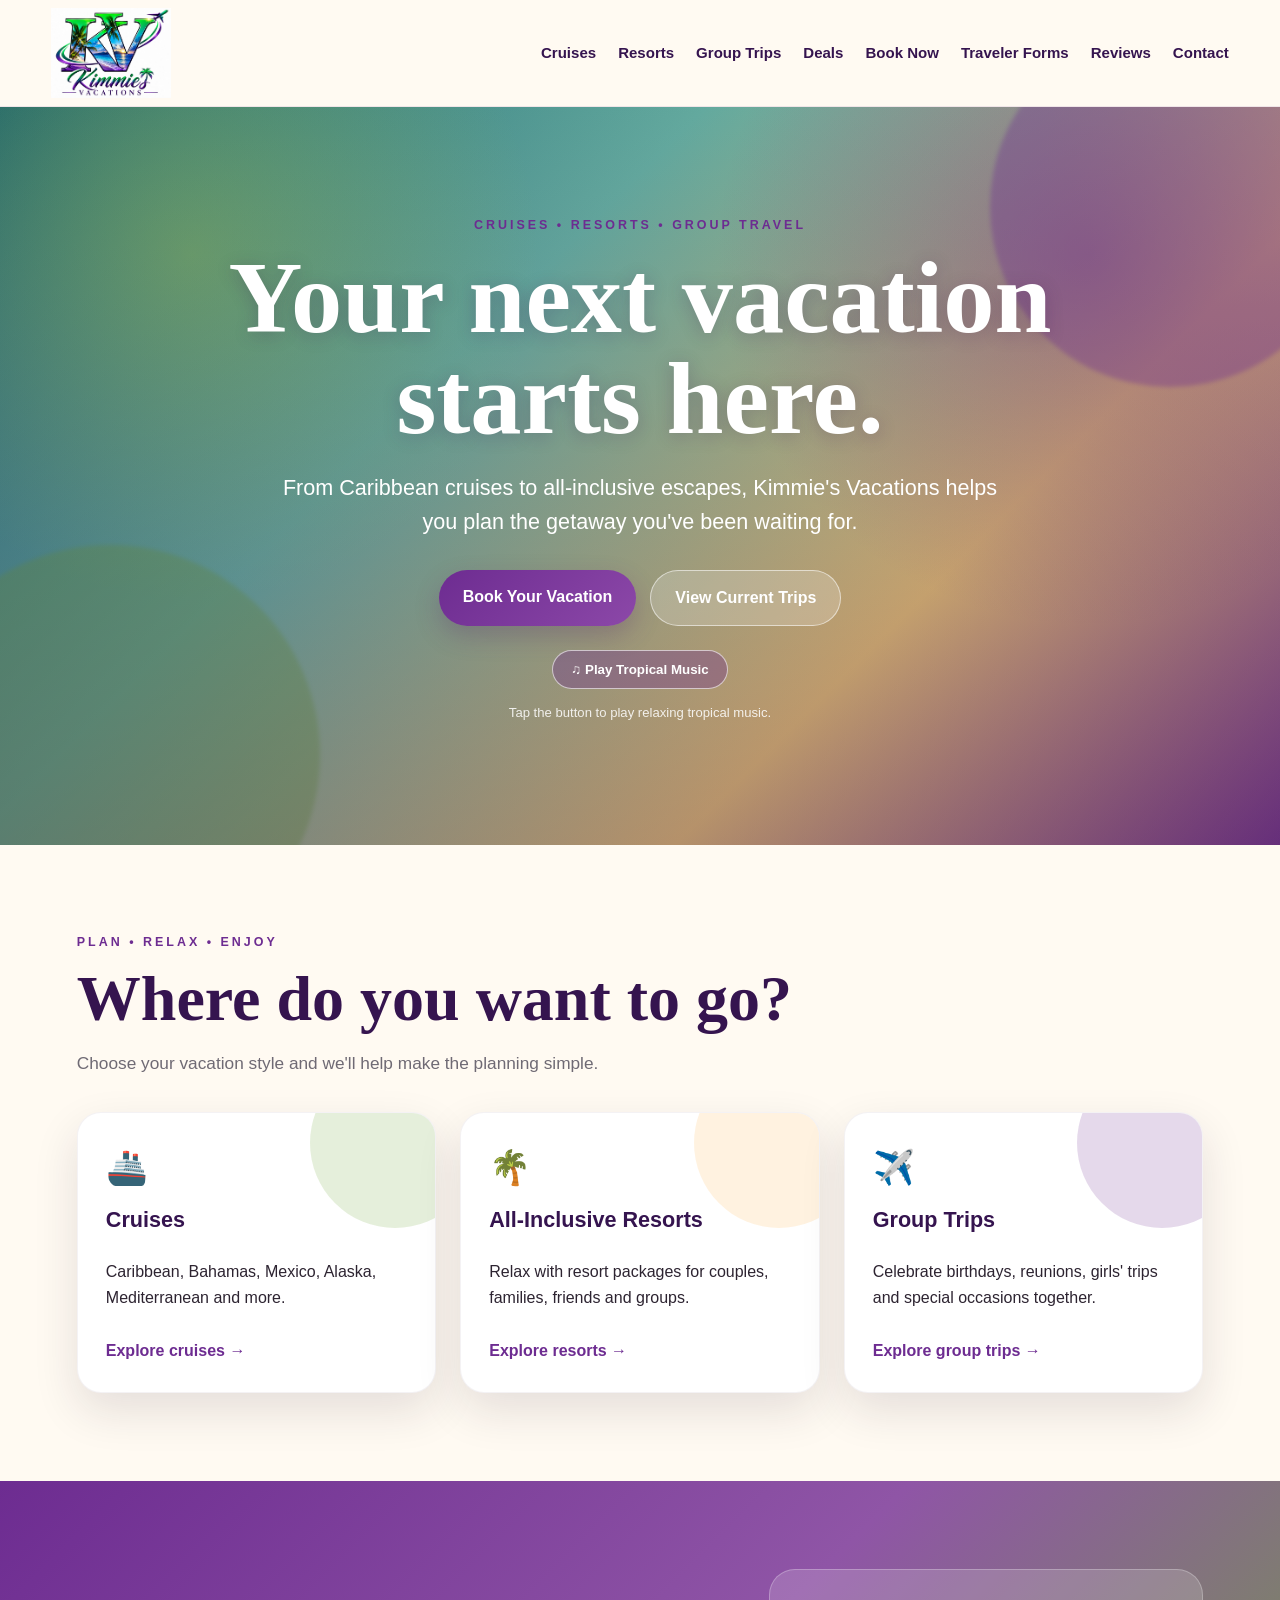
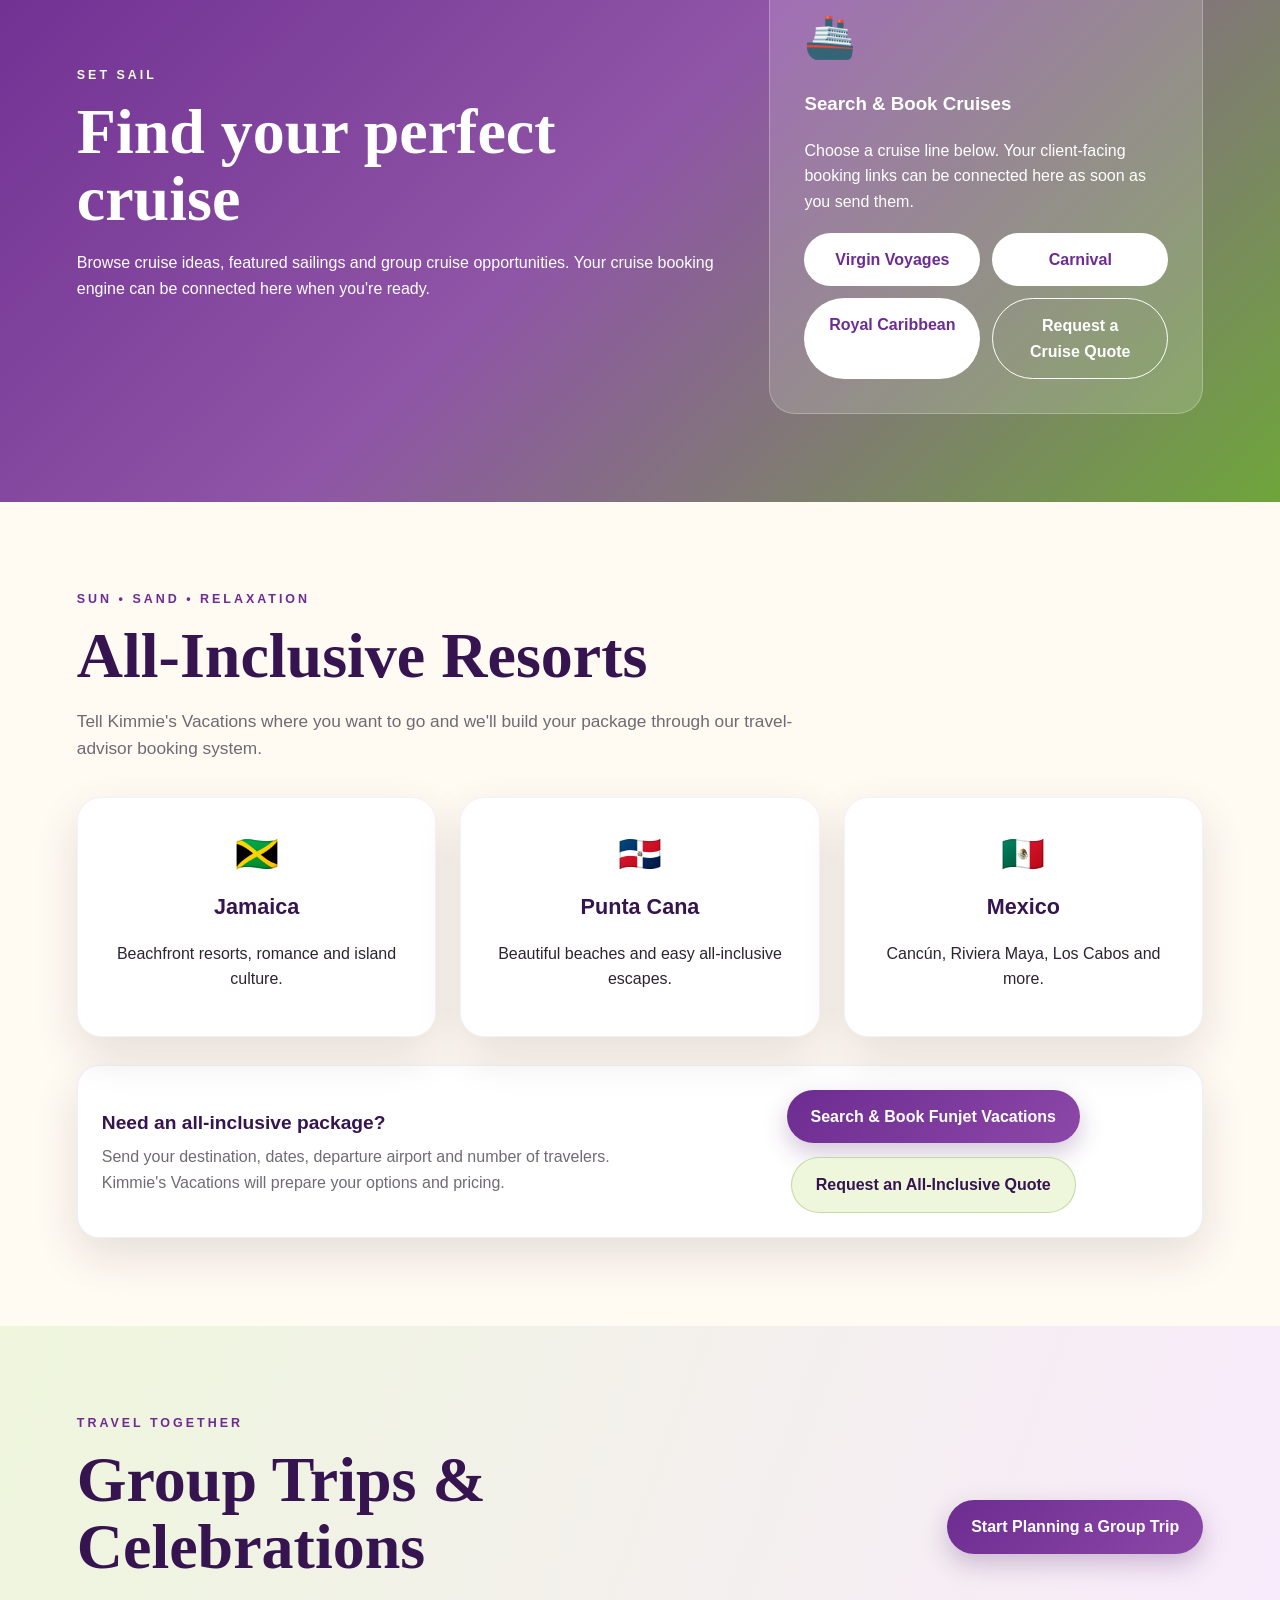
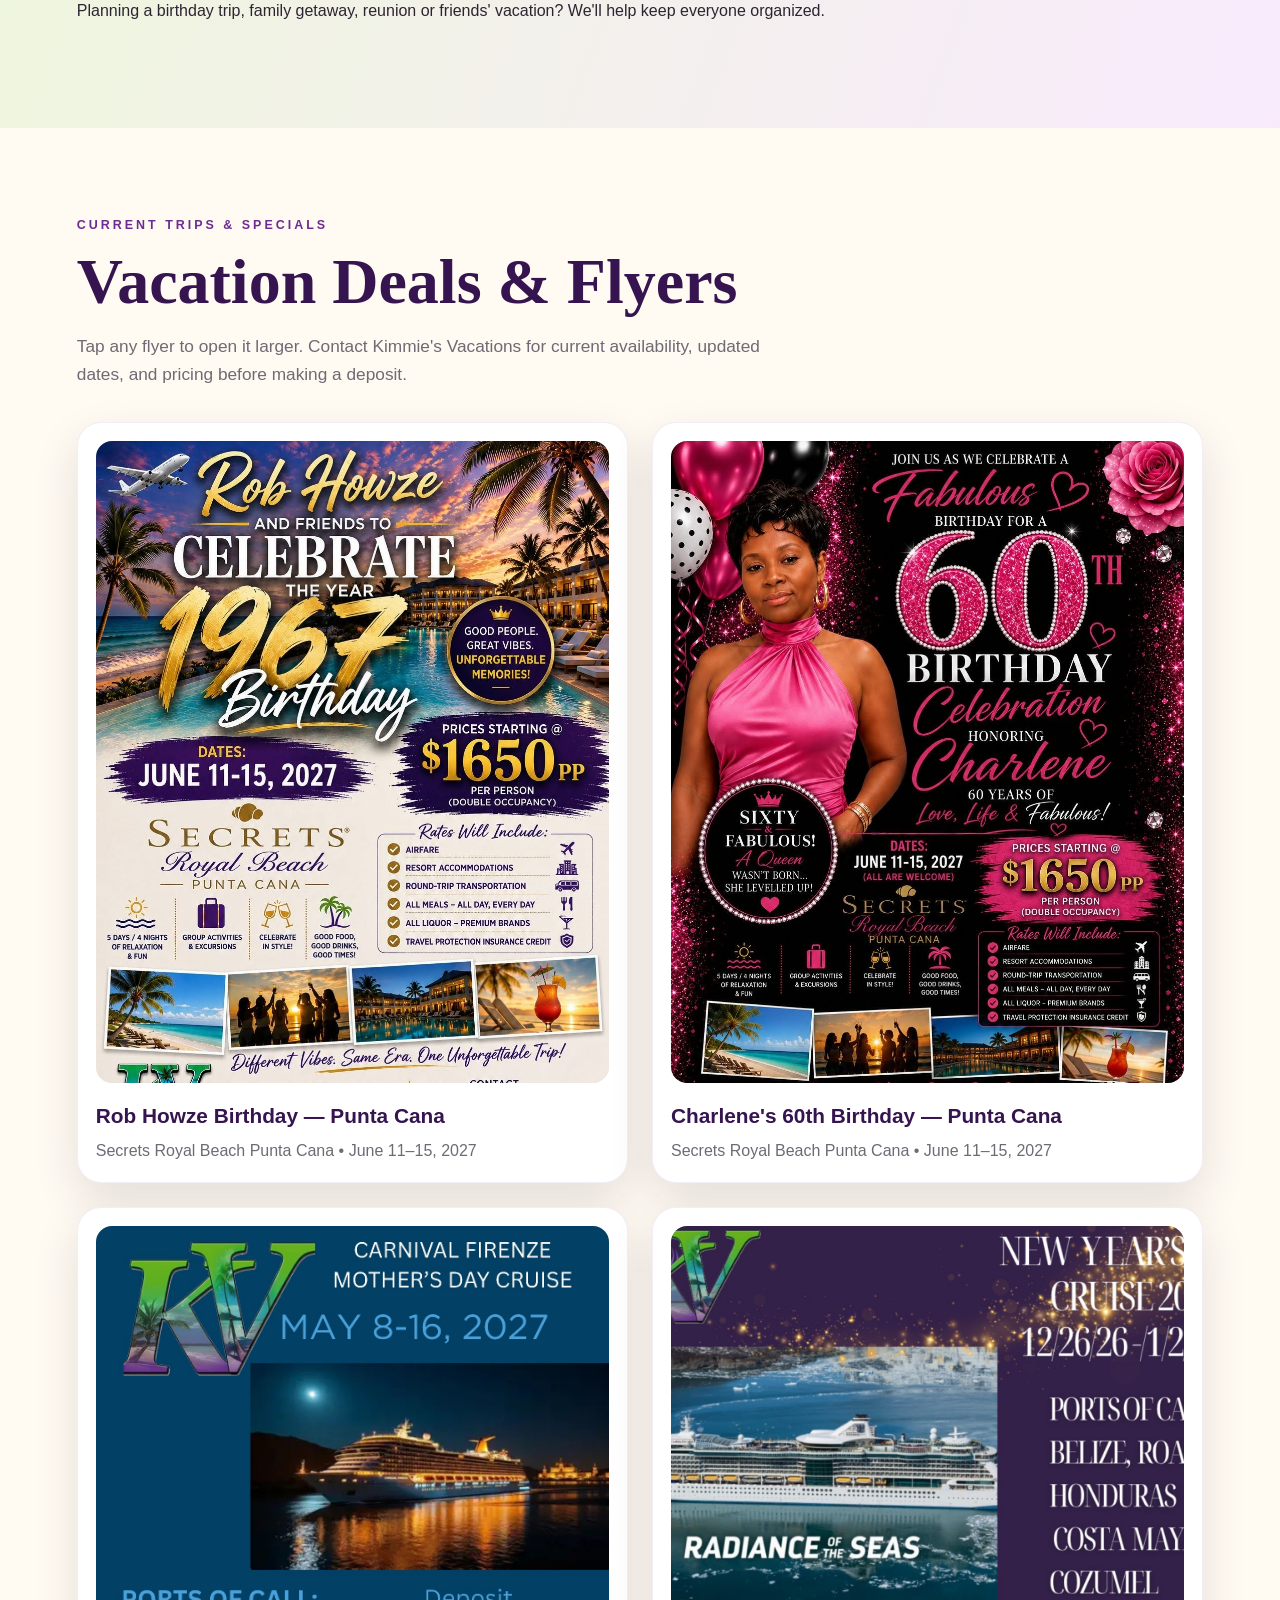
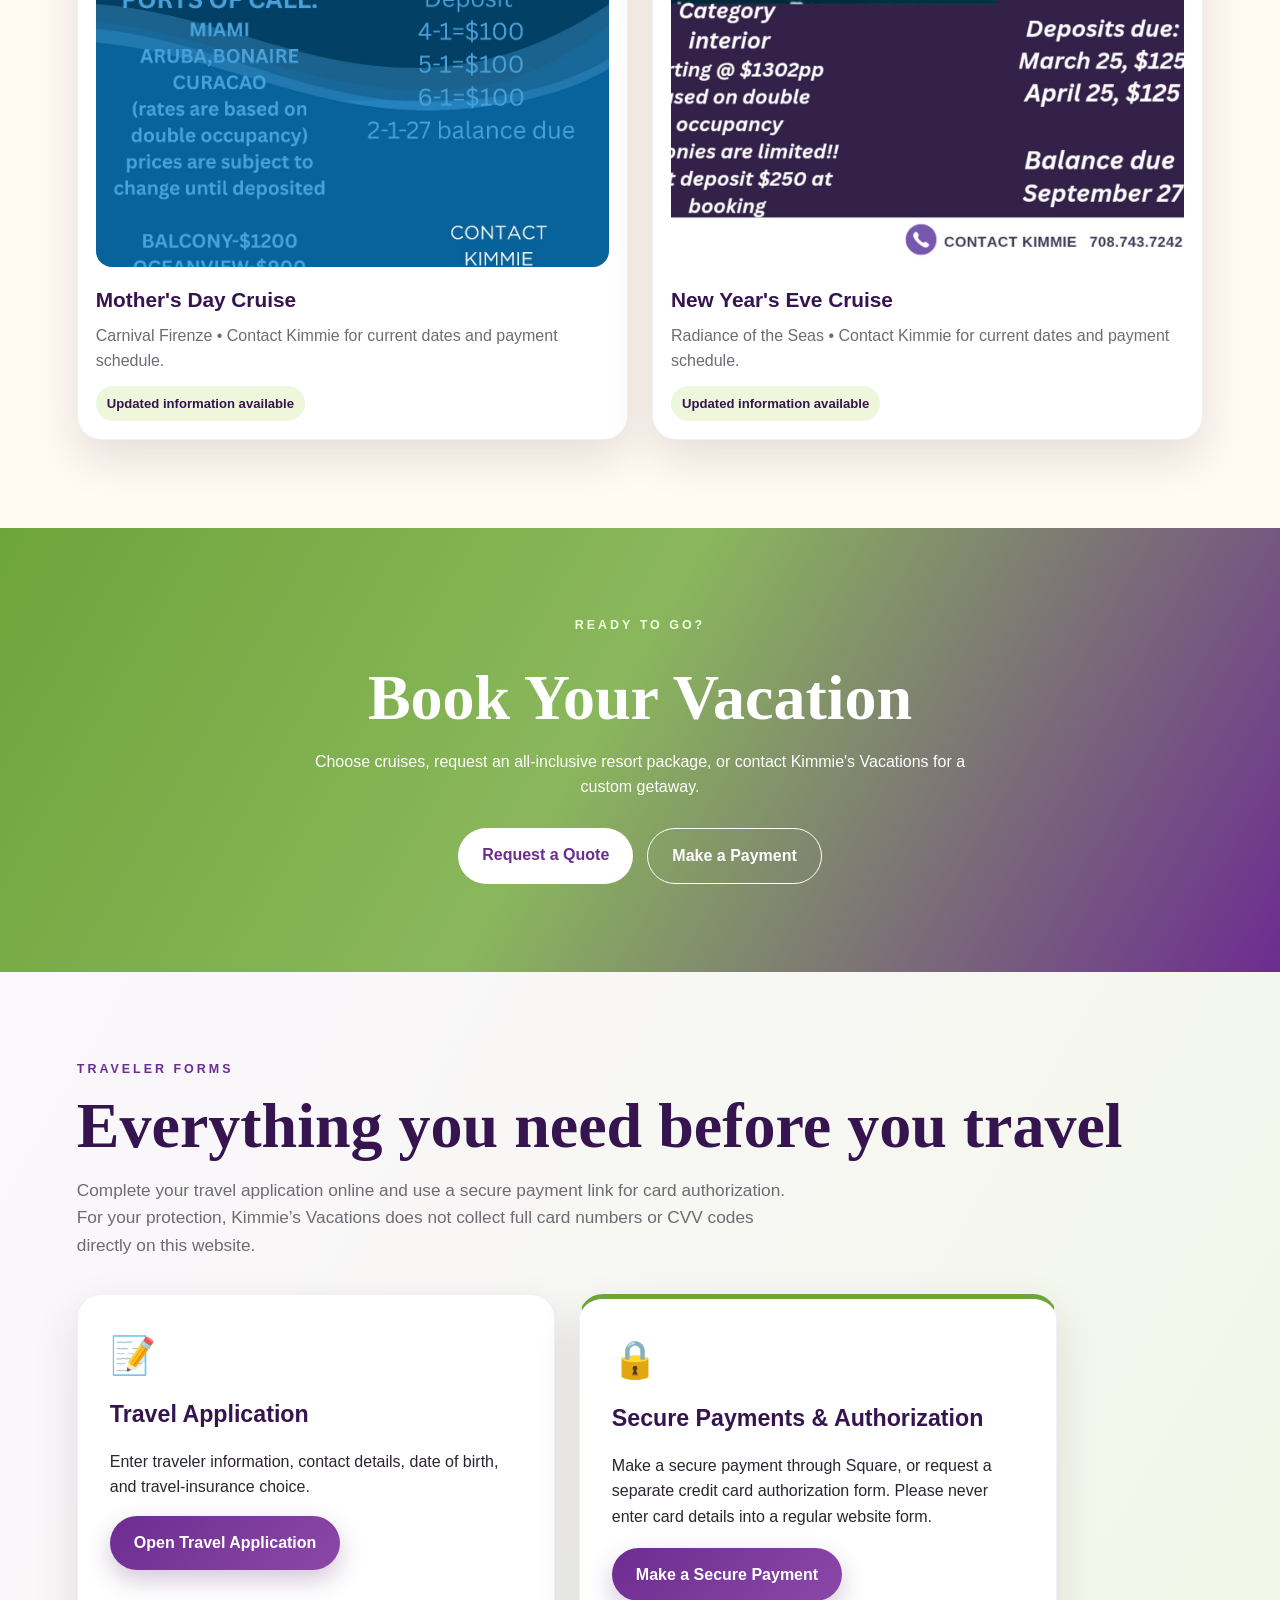
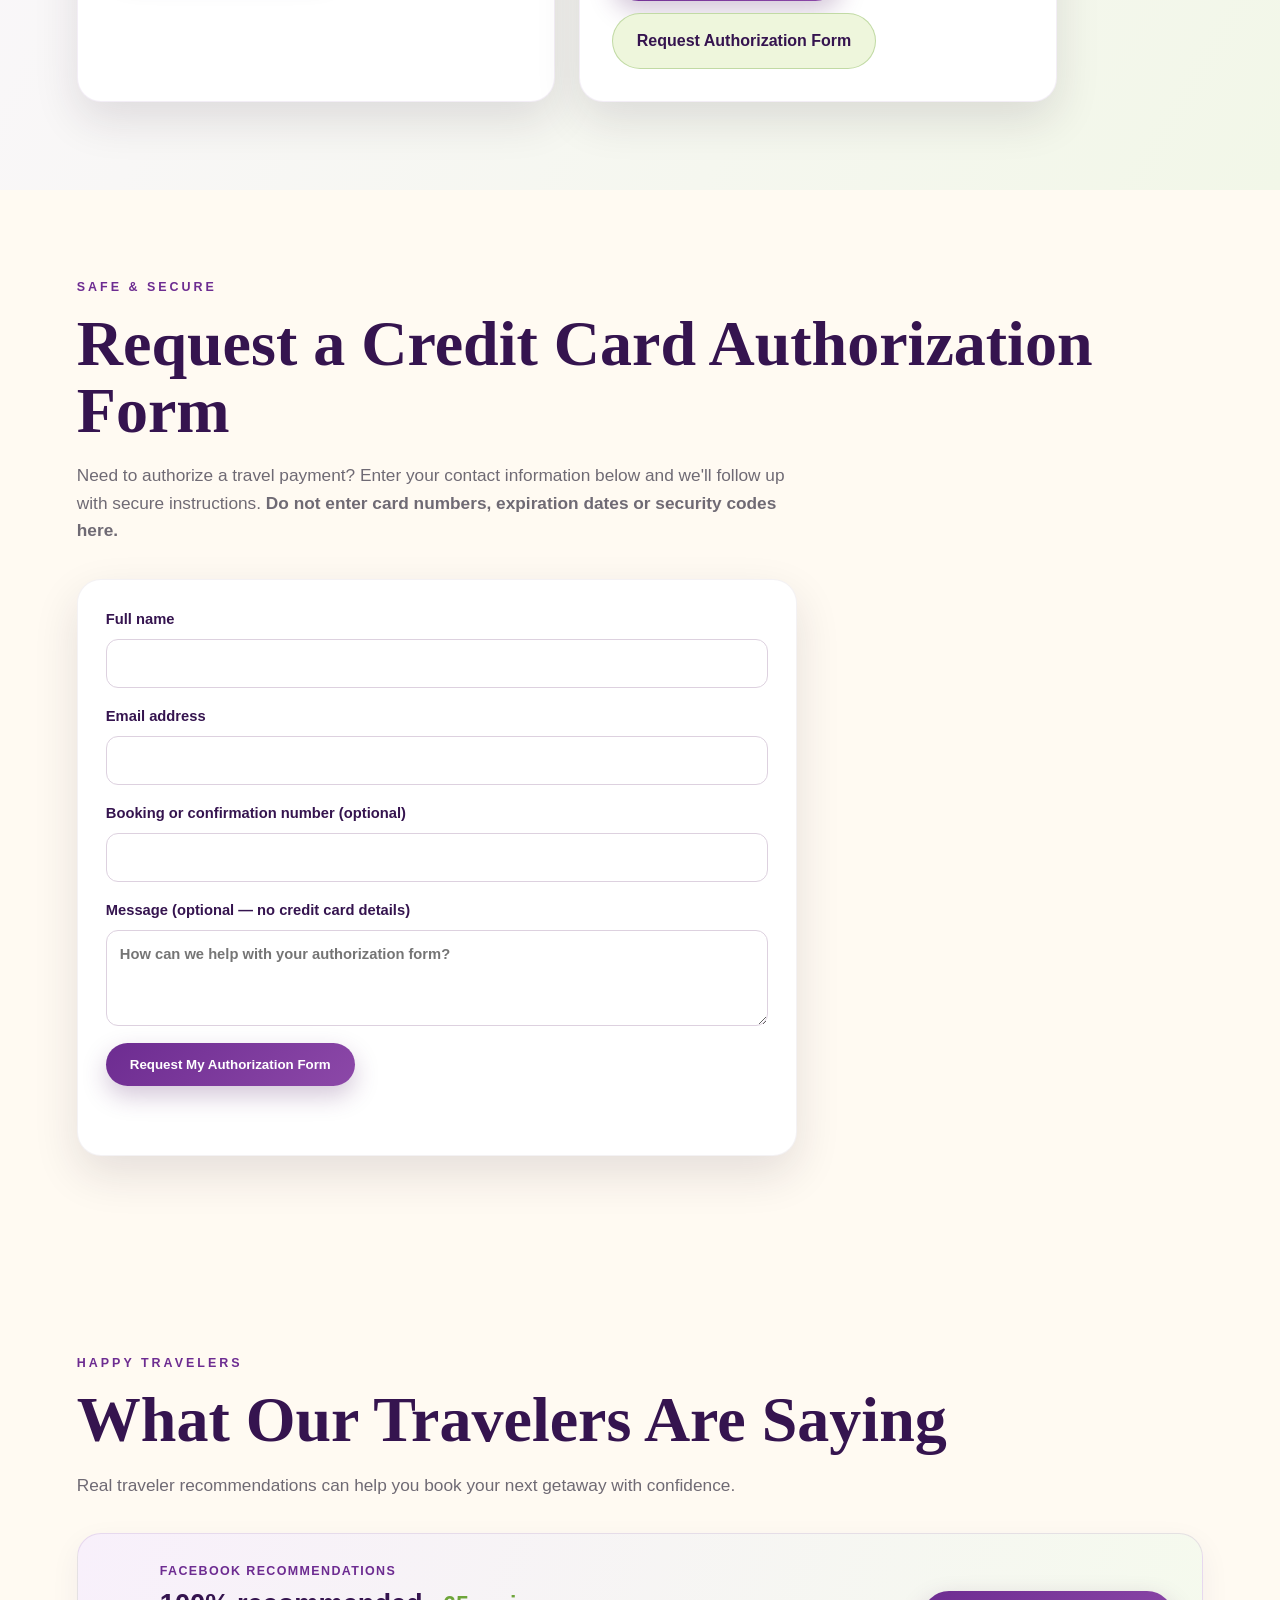
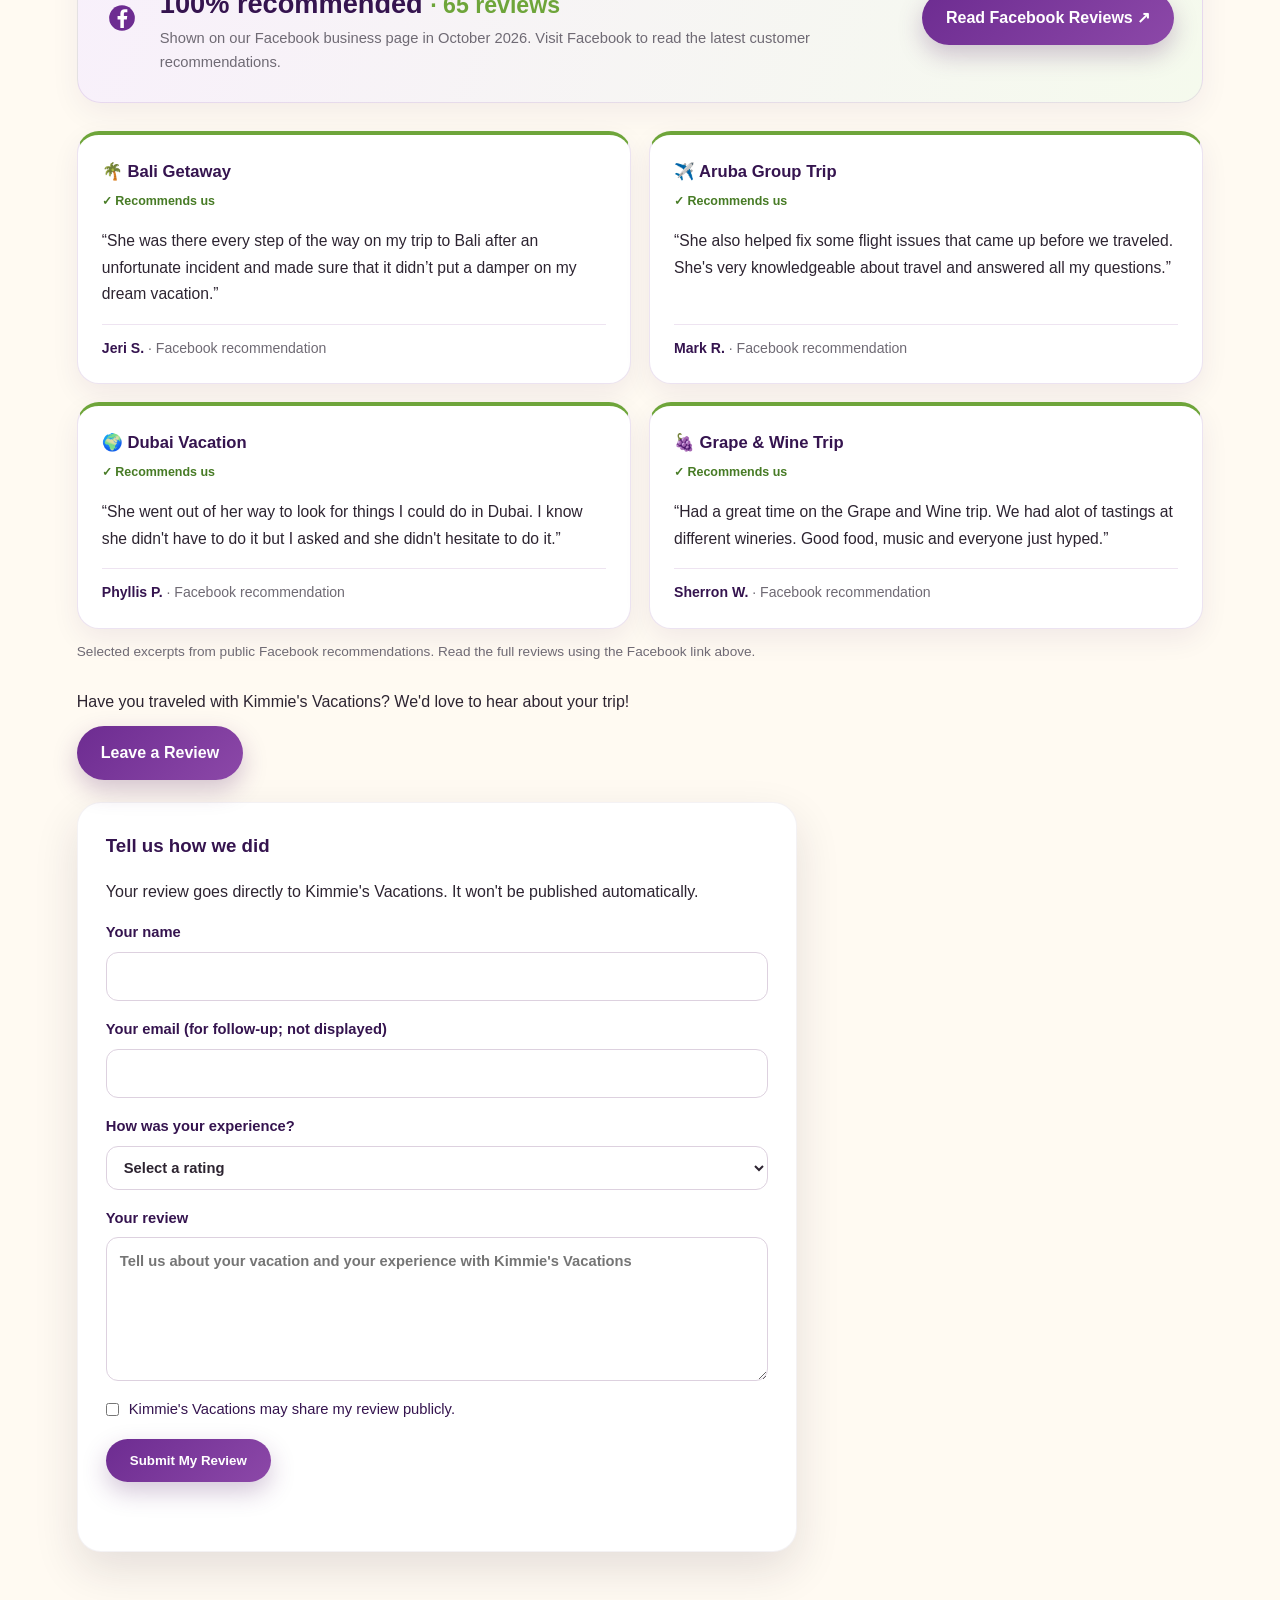
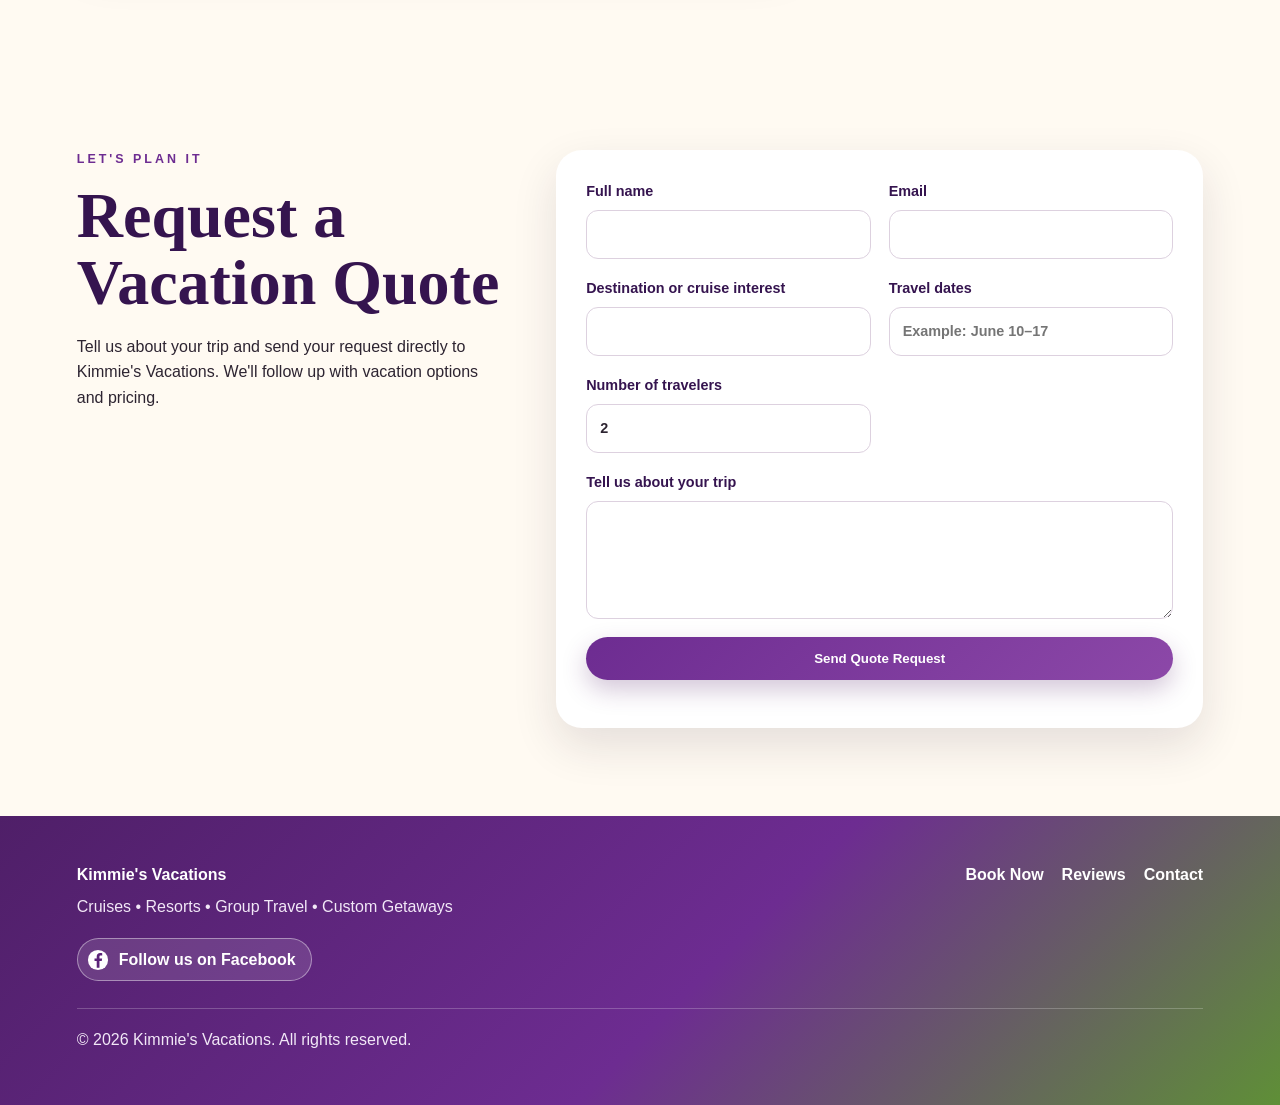
<file: index.html>
<!doctype html>
<html lang="en">
<head>
  <meta charset="utf-8">
  <meta name="viewport" content="width=device-width, initial-scale=1">
  <title>Kimmie's Vacations</title>
  <meta name="description" content="Kimmie's Vacations — cruises, all-inclusive resorts, group trips, vacation deals, and custom getaways.">
  <link rel="stylesheet" href="styles.css">
</head>
<body>
  <header class="site-header">
    <a class="brand" href="#home" aria-label="Kimmie's Vacations home">
      <img class="site-logo" src="KV-NEW-purple-green-logo%20%281%29.jpg" alt="Kimmie's Vacations — No Hesitation, Let's Vacation">
    </a>
    <button class="menu-toggle" aria-label="Open menu" aria-expanded="false">☰</button>
    <nav class="nav" aria-label="Main navigation">
      <a href="#cruises">Cruises</a>
      <a href="#resorts">Resorts</a>
      <a href="#groups">Group Trips</a>
      <a href="#deals">Deals</a>
      <a href="#book">Book Now</a>
      <a href="#traveler-forms">Traveler Forms</a>
      <a href="#reviews">Reviews</a>
      <a href="#contact">Contact</a>
    </nav>
  </header>

  <main>
    <section id="home" class="hero">
      <div class="hero-overlay"></div>
      <div class="hero-content">
        <p class="eyebrow">CRUISES • RESORTS • GROUP TRAVEL</p>
        <h1>Your next vacation starts here.</h1>
        <p class="hero-copy">From Caribbean cruises to all-inclusive escapes, Kimmie's Vacations helps you plan the getaway you've been waiting for.</p>
        <div class="hero-actions">
          <a class="button primary" href="#book">Book Your Vacation</a>
          <a class="button secondary" href="#deals">View Current Trips</a>
        </div>
        <button id="musicButton" class="music-button" type="button" aria-pressed="false">♫ Play Tropical Music</button>
        <audio id="caribbeanAudio" loop preload="none">
          <source src="the_mountain-tropical-tropical-music-576591.mp3" type="audio/mpeg">
        </audio>
        <p id="musicNote" class="music-note">Tap the button to play relaxing tropical music.</p>
      </div>
    </section>

    <section class="intro section">
      <p class="eyebrow">PLAN • RELAX • ENJOY</p>
      <h2>Where do you want to go?</h2>
      <p class="section-lead">Choose your vacation style and we'll help make the planning simple.</p>
      <div class="cards three">
        <article class="feature-card tropical-card">
          <div class="card-icon">🚢</div>
          <h3>Cruises</h3>
          <p>Caribbean, Bahamas, Mexico, Alaska, Mediterranean and more.</p>
          <a href="#cruises">Explore cruises →</a>
        </article>
        <article class="feature-card resort-card">
          <div class="card-icon">🌴</div>
          <h3>All-Inclusive Resorts</h3>
          <p>Relax with resort packages for couples, families, friends and groups.</p>
          <a href="#resorts">Explore resorts →</a>
        </article>
        <article class="feature-card group-card">
          <div class="card-icon">✈️</div>
          <h3>Group Trips</h3>
          <p>Celebrate birthdays, reunions, girls' trips and special occasions together.</p>
          <a href="#groups">Explore group trips →</a>
        </article>
      </div>
    </section>

    <section id="cruises" class="section split-section dark-section">
      <div>
        <p class="eyebrow light">SET SAIL</p>
        <h2>Find your perfect cruise</h2>
        <p>Browse cruise ideas, featured sailings and group cruise opportunities. Your cruise booking engine can be connected here when you're ready.</p>
      </div>
      <div class="action-panel">
        <span class="panel-icon">🚢</span>
        <h3>Search & Book Cruises</h3>
        <p>Choose a cruise line below. Your client-facing booking links can be connected here as soon as you send them.</p>
        <div class="booking-link-grid">
          <a class="button light-button" href="https://www.virginvoyages.com/book/voyage-planner/find-a-voyage?cabins=1&currencyCode=USD&agentId=188627&agencyId=40128&bookingChannel=FMLINK" target="_blank" rel="noopener">Virgin Voyages</a>
          <a class="button light-button" href="#contact">Carnival</a>
          <a class="button light-button" href="https://www.royalcaribbean.com/home.do?wuc=00415391" target="_blank" rel="noopener">Royal Caribbean</a>
          <a class="button outline-light" href="#contact">Request a Cruise Quote</a>
        </div>
      </div>
    </section>

    <section id="resorts" class="section">
      <p class="eyebrow">SUN • SAND • RELAXATION</p>
      <h2>All-Inclusive Resorts</h2>
      <p class="section-lead">Tell Kimmie's Vacations where you want to go and we'll build your package through our travel-advisor booking system.</p>
      <div class="cards three compact">
        <article class="destination-card"><span>🇯🇲</span><h3>Jamaica</h3><p>Beachfront resorts, romance and island culture.</p></article>
        <article class="destination-card"><span>🇩🇴</span><h3>Punta Cana</h3><p>Beautiful beaches and easy all-inclusive escapes.</p></article>
        <article class="destination-card"><span>🇲🇽</span><h3>Mexico</h3><p>Cancún, Riviera Maya, Los Cabos and more.</p></article>
      </div>
      <div class="resort-cta">
        <div>
          <strong>Need an all-inclusive package?</strong>
          <p>Send your destination, dates, departure airport and number of travelers. Kimmie's Vacations will prepare your options and pricing.</p>
        </div>
        <div class="hero-actions">
          <a class="button primary" href="https://res.funjet.com/search/default.aspx?plcode=708743KIBR" target="_blank" rel="noopener">Search & Book Funjet Vacations</a>
          <a class="button soft-button" href="#contact">Request an All-Inclusive Quote</a>
        </div>
      </div>
    </section>

    <section id="groups" class="section accent-section">
      <div class="section-heading">
        <p class="eyebrow">TRAVEL TOGETHER</p>
        <h2>Group Trips & Celebrations</h2>
        <p>Planning a birthday trip, family getaway, reunion or friends' vacation? We'll help keep everyone organized.</p>
      </div>
      <a class="button primary" href="#contact">Start Planning a Group Trip</a>
    </section>

    <section id="deals" class="section">
      <p class="eyebrow">CURRENT TRIPS & SPECIALS</p>
      <h2>Vacation Deals & Flyers</h2>
      <p class="section-lead">Tap any flyer to open it larger. Contact Kimmie's Vacations for current availability, updated dates, and pricing before making a deposit.</p>
      <div class="flyer-grid current-trips-grid">
        <article class="flyer-card">
          <a href="rob-howze-punta-cana-2027.jpg" target="_blank" rel="noopener">
            <img src="rob-howze-punta-cana-2027.jpg" alt="Rob Howze and Friends Punta Cana birthday trip flyer">
          </a>
          <h3>Rob Howze Birthday — Punta Cana</h3>
          <p>Secrets Royal Beach Punta Cana • June 11–15, 2027</p>
        </article>
        <article class="flyer-card">
          <a href="charlene-60th-punta-cana-2027.jpg" target="_blank" rel="noopener">
            <img src="charlene-60th-punta-cana-2027.jpg" alt="Charlene 60th birthday Punta Cana trip flyer">
          </a>
          <h3>Charlene's 60th Birthday — Punta Cana</h3>
          <p>Secrets Royal Beach Punta Cana • June 11–15, 2027</p>
        </article>
        <article class="flyer-card">
          <a href="carnival-firenze-mothers-day-2027.png" target="_blank" rel="noopener">
            <img src="carnival-firenze-mothers-day-2027.png" alt="Carnival Firenze Mother's Day cruise flyer">
          </a>
          <h3>Mother's Day Cruise</h3>
          <p>Carnival Firenze • Contact Kimmie for current dates and payment schedule.</p>
          <span class="trip-update">Updated information available</span>
        </article>
        <article class="flyer-card">
          <a href="new-years-eve-cruise-2026.png" target="_blank" rel="noopener">
            <img src="new-years-eve-cruise-2026.png" alt="New Year's Eve cruise flyer">
          </a>
          <h3>New Year's Eve Cruise</h3>
          <p>Radiance of the Seas • Contact Kimmie for current dates and payment schedule.</p>
          <span class="trip-update">Updated information available</span>
        </article>
      </div>
    </section>

    <section id="book" class="section booking-section">
      <p class="eyebrow light">READY TO GO?</p>
      <h2>Book Your Vacation</h2>
      <p>Choose cruises, request an all-inclusive resort package, or contact Kimmie's Vacations for a custom getaway.</p>
      <div class="hero-actions">
        <a class="button light-button" href="#contact">Request a Quote</a>
        <a class="button outline-light" href="https://square.link/u/dskHgtJ4" target="_blank" rel="noopener noreferrer">Make a Payment</a>
      </div>
    </section>

    <section id="traveler-forms" class="section traveler-forms-section">
      <p class="eyebrow">TRAVELER FORMS</p>
      <h2>Everything you need before you travel</h2>
      <p class="section-lead">Complete your travel application online and use a secure payment link for card authorization. For your protection, Kimmie’s Vacations does not collect full card numbers or CVV codes directly on this website.</p>
      <div class="cards two form-cards">
        <article class="form-card">
          <div class="form-card-icon">📝</div>
          <h3>Travel Application</h3>
          <p>Enter traveler information, contact details, date of birth, and travel-insurance choice.</p>
          <a class="button primary" href="travel-application.html">Open Travel Application</a>
        </article>
        <article class="form-card secure-card">
          <div class="form-card-icon">🔒</div>
          <h3>Secure Payments &amp; Authorization</h3>
          <p>Make a secure payment through Square, or request a separate credit card authorization form. Please never enter card details into a regular website form.</p>
          <div class="form-actions">
            <a class="button primary" href="https://square.link/u/dskHgtJ4" target="_blank" rel="noopener noreferrer">Make a Secure Payment</a>
            <a class="button soft-button" href="#authorization-request">Request Authorization Form</a>
          </div>
        </article>
      </div>
    </section>

    <section id="authorization-request" class="section authorization-request-section">
      <p class="eyebrow">SAFE &amp; SECURE</p>
      <h2>Request a Credit Card Authorization Form</h2>
      <p class="section-lead">Need to authorize a travel payment? Enter your contact information below and we'll follow up with secure instructions. <strong>Do not enter card numbers, expiration dates or security codes here.</strong></p>
      <div class="review-card authorization-request-card">
        <form id="authorizationRequestForm" class="review-form" action="https://formspree.io/f/mrpeqlrp" method="POST">
          <input type="hidden" name="_subject" value="New Kimmie's Vacations Card Authorization Request">
          <input type="hidden" name="submission_type" value="Credit Card Authorization Form Request">
          <label>Full name
            <input type="text" name="name" autocomplete="name" required>
          </label>
          <label>Email address
            <input type="email" name="email" autocomplete="email" required>
          </label>
          <label>Booking or confirmation number (optional)
            <input type="text" name="booking_reference" autocomplete="off">
          </label>
          <label>Message (optional — no credit card details)
            <textarea name="message" rows="3" placeholder="How can we help with your authorization form?"></textarea>
          </label>
          <button class="button primary" type="submit">Request My Authorization Form</button>
          <p id="authorizationFormMessage" class="form-message" role="status" aria-live="polite"></p>
        </form>
      </div>
    </section>

    <section id="reviews" class="section review-section">
      <p class="eyebrow">HAPPY TRAVELERS</p>
      <h2>What Our Travelers Are Saying</h2>
      <p class="section-lead">Real traveler recommendations can help you book your next getaway with confidence.</p>
      <div class="facebook-reviews-highlight">
        <div class="facebook-reviews-icon" aria-hidden="true">
          <svg width="28" height="28" viewBox="0 0 24 24" focusable="false"><circle cx="12" cy="12" r="11" fill="currentColor"/><path d="M13.6 20.5v-7.3h2.5l.4-2.9h-2.9V8.5c0-.8.2-1.4 1.4-1.4h1.6V4.5c-.3 0-1.2-.1-2.3-.1-2.2 0-3.7 1.3-3.7 3.8v2.1H8.2v2.9h2.4v7.3h3z" fill="#fff"/></svg>
        </div>
        <div class="facebook-reviews-copy">
          <p class="facebook-reviews-kicker">FACEBOOK RECOMMENDATIONS</p>
          <h3>100% recommended <span>· 65 reviews</span></h3>
          <p>Shown on our Facebook business page in October 2026. Visit Facebook to read the latest customer recommendations.</p>
        </div>
        <a class="button primary facebook-reviews-button" href="https://www.facebook.com/kimmiesvacations/reviews/" target="_blank" rel="noopener noreferrer">Read Facebook Reviews ↗</a>
      </div>
      <div class="traveler-testimonials" aria-label="Featured traveler reviews from Facebook">
        <article class="traveler-testimonial">
          <div class="testimonial-topline">
            <span class="testimonial-trip">🌴 Bali Getaway</span>
            <span class="testimonial-recommended">✓ Recommends us</span>
          </div>
          <blockquote>“She was there every step of the way on my trip to Bali after an unfortunate incident and made sure that it didn’t put a damper on my dream vacation.”</blockquote>
          <p class="testimonial-author">Jeri S. <span>· Facebook recommendation</span></p>
        </article>
        <article class="traveler-testimonial">
          <div class="testimonial-topline">
            <span class="testimonial-trip">✈️ Aruba Group Trip</span>
            <span class="testimonial-recommended">✓ Recommends us</span>
          </div>
          <blockquote>“She also helped fix some flight issues that came up before we traveled. She's very knowledgeable about travel and answered all my questions.”</blockquote>
          <p class="testimonial-author">Mark R. <span>· Facebook recommendation</span></p>
        </article>
        <article class="traveler-testimonial">
          <div class="testimonial-topline">
            <span class="testimonial-trip">🌍 Dubai Vacation</span>
            <span class="testimonial-recommended">✓ Recommends us</span>
          </div>
          <blockquote>“She went out of her way to look for things I could do in Dubai. I know she didn't have to do it but I asked and she didn't hesitate to do it.”</blockquote>
          <p class="testimonial-author">Phyllis P. <span>· Facebook recommendation</span></p>
        </article>
        <article class="traveler-testimonial">
          <div class="testimonial-topline">
            <span class="testimonial-trip">🍇 Grape &amp; Wine Trip</span>
            <span class="testimonial-recommended">✓ Recommends us</span>
          </div>
          <blockquote>“Had a great time on the Grape and Wine trip. We had alot of tastings at different wineries. Good food, music and everyone just hyped.”</blockquote>
          <p class="testimonial-author">Sherron W. <span>· Facebook recommendation</span></p>
        </article>
      </div>
      <p class="testimonial-note">Selected excerpts from public Facebook recommendations. Read the full reviews using the Facebook link above.</p>
      <p class="review-invite">Have you traveled with Kimmie's Vacations? We'd love to hear about your trip!</p>
      <a class="button primary" href="#leave-review">Leave a Review</a>
      <div id="leave-review" class="review-card review-form-card">
        <h3>Tell us how we did</h3>
        <p>Your review goes directly to Kimmie's Vacations. It won't be published automatically.</p>
        <form id="reviewForm" class="review-form" action="https://formspree.io/f/mrpeqlrp" method="POST">
          <input type="hidden" name="_subject" value="New Kimmie's Vacations Website Review">
          <input type="hidden" name="submission_type" value="Customer Review">
          <label>Your name
            <input type="text" name="name" autocomplete="name" required>
          </label>
          <label>Your email (for follow-up; not displayed)
            <input type="email" name="email" autocomplete="email" required>
          </label>
          <label>How was your experience?
            <select name="rating" required>
              <option value="" disabled selected>Select a rating</option>
              <option value="5 stars">★★★★★ — Excellent</option>
              <option value="4 stars">★★★★ — Very good</option>
              <option value="3 stars">★★★ — Good</option>
              <option value="2 stars">★★ — Fair</option>
              <option value="1 star">★ — Needs improvement</option>
            </select>
          </label>
          <label>Your review
            <textarea name="message" rows="5" required placeholder="Tell us about your vacation and your experience with Kimmie's Vacations"></textarea>
          </label>
          <label class="review-consent">
            <input type="checkbox" name="permission_to_share" value="yes">
            Kimmie's Vacations may share my review publicly.
          </label>
          <button class="button primary" type="submit">Submit My Review</button>
          <p id="reviewFormMessage" class="form-message" role="status" aria-live="polite"></p>
        </form>
      </div>
    </section>

    <section id="contact" class="section contact-section">
      <div>
        <p class="eyebrow">LET'S PLAN IT</p>
        <h2>Request a Vacation Quote</h2>
        <p>Tell us about your trip and send your request directly to Kimmie's Vacations. We'll follow up with vacation options and pricing.</p>
      </div>
      <form id="quoteForm" class="quote-form" action="https://formspree.io/f/mrpeqlrp" method="POST">
        <label>Full name<input type="text" name="name" required></label>
        <label>Email<input type="email" name="email" required></label>
        <label>Destination or cruise interest<input type="text" name="destination"></label>
        <label>Travel dates<input type="text" name="dates" placeholder="Example: June 10–17"></label>
        <label>Number of travelers<input type="number" name="travelers" min="1" value="2"></label>
        <label>Tell us about your trip<textarea name="message" rows="4"></textarea></label>
        <button class="button primary" type="submit">Send Quote Request</button>
        <p id="formMessage" class="form-message" role="status"></p>
      </form>
    </section>
  </main>

  <footer class="footer">
    <div>
      <strong>Kimmie's Vacations</strong>
      <p>Cruises • Resorts • Group Travel • Custom Getaways</p>
      <a class="facebook-link" href="https://www.facebook.com/kimmiesvacations/" target="_blank" rel="noopener noreferrer" aria-label="Visit Kimmie's Vacations on Facebook (opens in a new tab)">
        <svg width="22" height="22" viewBox="0 0 24 24" aria-hidden="true" focusable="false">
          <circle cx="12" cy="12" r="11" fill="#ffffff"/>
          <path d="M13.6 20.5v-7.3h2.5l.4-2.9h-2.9V8.5c0-.8.2-1.4 1.4-1.4h1.6V4.5c-.3 0-1.2-.1-2.3-.1-2.2 0-3.7 1.3-3.7 3.8v2.1H8.2v2.9h2.4v7.3h3z" fill="#5b2379"/>
        </svg>
        <span>Follow us on Facebook</span>
      </a>
    </div>
    <div class="footer-links">
      <a href="#book">Book Now</a>
      <a href="#reviews">Reviews</a>
      <a href="#contact">Contact</a>
    </div>
    <p class="copyright">© <span id="year"></span> Kimmie's Vacations. All rights reserved.</p>
  </footer>

  <script src="script.js"></script>
</body>
</html>
</file>
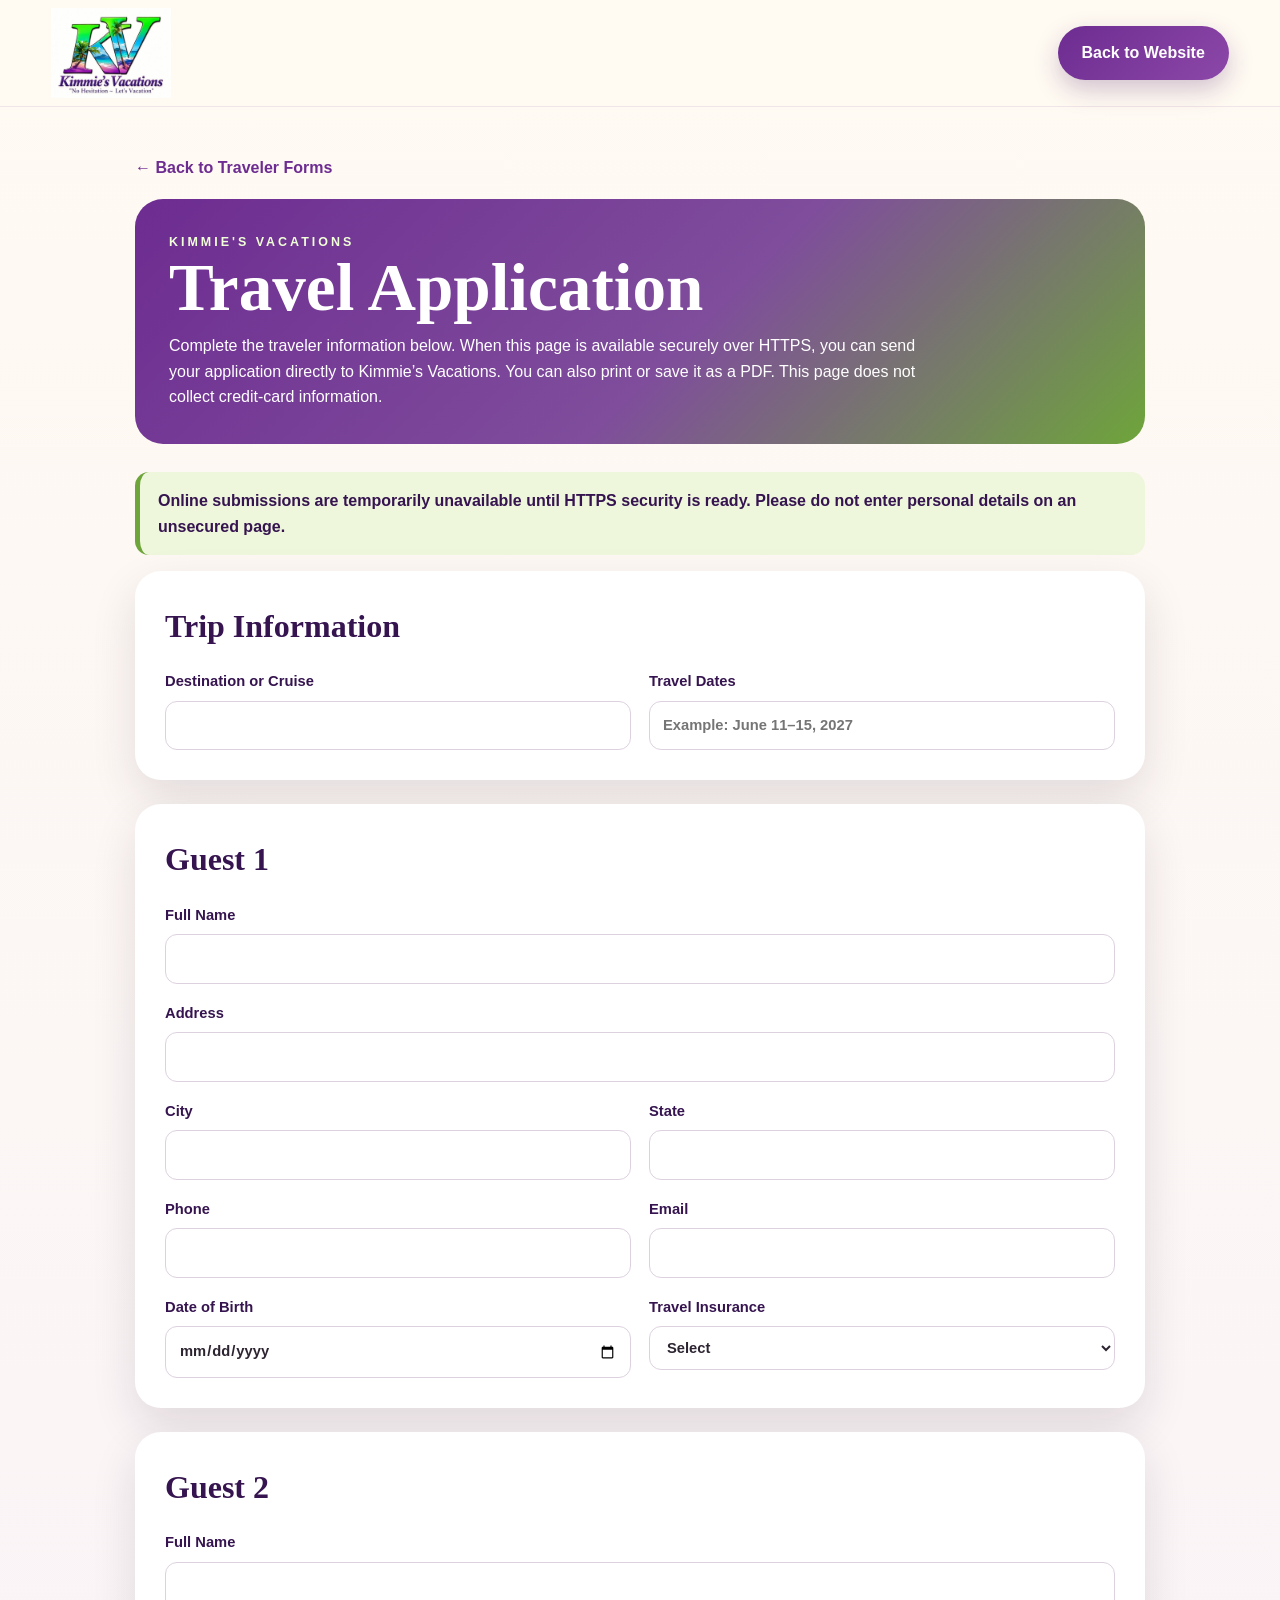
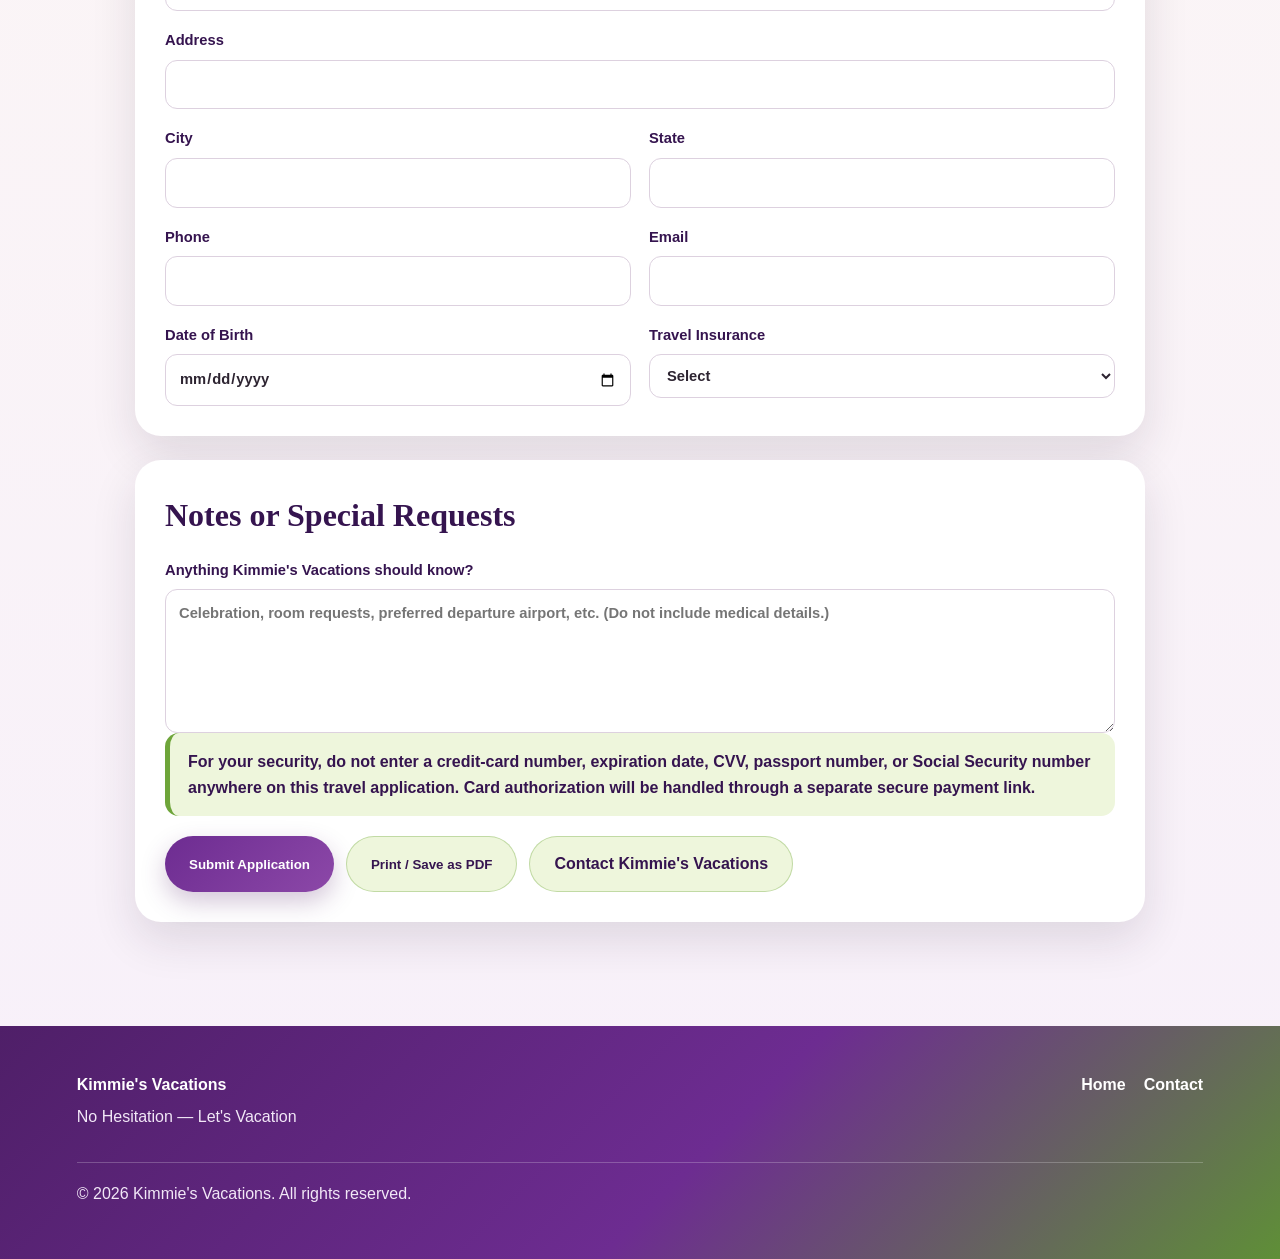
<file: travel-application.html>
<!doctype html>
<html lang="en">
<head>
  <meta charset="utf-8">
  <meta name="viewport" content="width=device-width, initial-scale=1">
  <title>Travel Application | Kimmie's Vacations</title>
  <meta name="description" content="Kimmie's Vacations traveler application.">
  <link rel="stylesheet" href="styles.css">
</head>
<body class="application-page">
  <header class="site-header">
    <a class="brand" href="index.html" aria-label="Kimmie's Vacations home">
      <img class="site-logo" src="kimmies-vacations-logo.jpg" alt="Kimmie's Vacations — No Hesitation, Let's Vacation">
    </a>
    <a class="button primary" href="index.html">Back to Website</a>
  </header>

  <main class="application-shell">
    <a class="back-home" href="index.html#traveler-forms">← Back to Traveler Forms</a>

    <section class="application-intro">
      <p class="eyebrow light">KIMMIE'S VACATIONS</p>
      <h1>Travel Application</h1>
      <p>Complete the traveler information below. When this page is available securely over HTTPS, you can send your application directly to Kimmie’s Vacations. You can also print or save it as a PDF. This page does not collect credit-card information.</p>
    </section>

    <form id="travelApplication" action="https://formspree.io/f/mrpeqlrp" method="POST">
      <input type="hidden" name="formType" value="Travel Application">
      <p id="applicationSecurityMessage" class="security-note" role="status">Online submissions are temporarily unavailable until HTTPS security is ready. Please do not enter personal details on an unsecured page.</p>
      <section class="application-card">
        <h2>Trip Information</h2>
        <div class="application-form-grid">
          <label>Destination or Cruise
            <input type="text" name="trip">
          </label>
          <label>Travel Dates
            <input type="text" name="travelDates" placeholder="Example: June 11–15, 2027">
          </label>
        </div>
      </section>

      <section class="application-card">
        <h2>Guest 1</h2>
        <div class="application-form-grid">
          <label class="full">Full Name
            <input type="text" name="guest1Name" required>
          </label>
          <label class="full">Address
            <input type="text" name="guest1Address">
          </label>
          <label>City
            <input type="text" name="guest1City">
          </label>
          <label>State
            <input type="text" name="guest1State">
          </label>
          <label>Phone
            <input type="tel" name="guest1Phone">
          </label>
          <label>Email
            <input type="email" name="guest1Email" required>
          </label>
          <label>Date of Birth
            <input type="date" name="guest1Dob">
          </label>
          <label>Travel Insurance
            <select name="guest1Insurance">
              <option value="">Select</option>
              <option>Accept</option>
              <option>Decline</option>
            </select>
          </label>
        </div>
      </section>

      <section class="application-card">
        <h2>Guest 2</h2>
        <div class="application-form-grid">
          <label class="full">Full Name
            <input type="text" name="guest2Name">
          </label>
          <label class="full">Address
            <input type="text" name="guest2Address">
          </label>
          <label>City
            <input type="text" name="guest2City">
          </label>
          <label>State
            <input type="text" name="guest2State">
          </label>
          <label>Phone
            <input type="tel" name="guest2Phone">
          </label>
          <label>Email
            <input type="email" name="guest2Email">
          </label>
          <label>Date of Birth
            <input type="date" name="guest2Dob">
          </label>
          <label>Travel Insurance
            <select name="guest2Insurance">
              <option value="">Select</option>
              <option>Accept</option>
              <option>Decline</option>
            </select>
          </label>
        </div>
      </section>

      <section class="application-card">
        <h2>Notes or Special Requests</h2>
        <div class="application-form-grid">
          <label class="full">Anything Kimmie's Vacations should know?
            <textarea name="notes" rows="5" placeholder="Celebration, room requests, preferred departure airport, etc. (Do not include medical details.)"></textarea>
          </label>
        </div>

        <div class="security-note">
          For your security, do not enter a credit-card number, expiration date, CVV, passport number, or Social Security number anywhere on this travel application. Card authorization will be handled through a separate secure payment link.
        </div>

        <div class="application-actions">
          <button class="button primary" type="submit" id="submitApplication" disabled>Submit Application</button>
          <button class="button soft-button" type="button" id="printApplication">Print / Save as PDF</button>
          <a class="button soft-button" href="index.html#contact">Contact Kimmie's Vacations</a>
        </div>
        <p id="applicationFormMessage" class="form-message" role="status" aria-live="polite"></p>
      </section>
    </form>
  </main>

  <footer class="footer">
    <div>
      <strong>Kimmie's Vacations</strong>
      <p>No Hesitation — Let's Vacation</p>
    </div>
    <div class="footer-links">
      <a href="index.html">Home</a>
      <a href="index.html#contact">Contact</a>
    </div>
    <p class="copyright">© <span id="year"></span> Kimmie's Vacations. All rights reserved.</p>
  </footer>

  <script src="script.js"></script>
</body>
</html>
</file>
<file: styles.css>
:root{
  --purple:#6d2c91;
  --deep-purple:#35144f;
  --green:#6ea53a;
  --lime:#a7cb4b;
  --cream:#fffaf2;
  --ink:#2d2431;
  --muted:#6f6a74;
  --white:#fff;
  --shadow:0 18px 45px rgba(38,21,47,.12);
}
*{box-sizing:border-box}
html{scroll-behavior:smooth}
body{margin:0;font-family:Arial,Helvetica,sans-serif;color:var(--ink);background:var(--cream);line-height:1.6}
a{color:inherit}
.site-header{position:sticky;top:0;z-index:20;display:flex;align-items:center;justify-content:space-between;padding:16px clamp(18px,4vw,56px);background:rgba(255,250,242,.96);backdrop-filter:blur(14px);border-bottom:1px solid rgba(109,44,145,.10)}
.brand{display:flex;align-items:center;gap:12px;text-decoration:none;font-weight:800;text-transform:uppercase;letter-spacing:.08em;color:var(--deep-purple)}
.brand-mark{display:grid;place-items:center;width:44px;height:44px;border-radius:50%;background:linear-gradient(145deg,var(--purple),var(--green));color:white;font-family:Georgia,serif;font-size:1.25rem}
.nav{display:flex;gap:22px;align-items:center}
.nav a{text-decoration:none;font-weight:700;font-size:.94rem;color:var(--deep-purple)}
.nav a:hover{color:var(--purple)}
.menu-toggle{display:none;border:0;background:transparent;font-size:1.6rem;color:var(--deep-purple)}
.hero{min-height:82vh;display:grid;place-items:center;position:relative;overflow:hidden;padding:90px 20px;text-align:center;background:
radial-gradient(circle at 15% 20%,rgba(167,203,75,.45),transparent 28%),
radial-gradient(circle at 85% 20%,rgba(109,44,145,.45),transparent 30%),
linear-gradient(135deg,#1c6c72 0%,#67b6a5 35%,#f1cc77 70%,#7d3b8f 100%)}
.hero:before,.hero:after{content:"";position:absolute;border-radius:50%;filter:blur(2px);opacity:.35}
.hero:before{width:420px;height:420px;left:-100px;bottom:-120px;background:var(--green)}
.hero:after{width:360px;height:360px;right:-70px;top:-80px;background:var(--purple)}
.hero-overlay{position:absolute;inset:0;background:linear-gradient(to bottom,rgba(53,20,79,.08),rgba(53,20,79,.32))}
.hero-content{position:relative;z-index:2;max-width:900px;color:white}
.eyebrow{font-size:.78rem;font-weight:900;letter-spacing:.24em;color:var(--purple);margin:0 0 12px}
.eyebrow.light{color:#efffd8}
.hero h1{font-family:Georgia,serif;font-size:clamp(3rem,8vw,6.4rem);line-height:.98;margin:0 0 22px;text-shadow:0 3px 18px rgba(53,20,79,.22)}
.hero-copy{font-size:clamp(1.08rem,2vw,1.35rem);max-width:740px;margin:0 auto 30px}
.hero-actions{display:flex;flex-wrap:wrap;gap:14px;justify-content:center}
.button{display:inline-block;border:0;border-radius:999px;padding:14px 24px;text-decoration:none;font-weight:800;cursor:pointer;transition:.2s ease}
.button:hover{transform:translateY(-2px)}
.primary{background:linear-gradient(135deg,var(--purple),#8c48a8);color:white;box-shadow:0 10px 24px rgba(82,32,105,.25)}
.secondary{background:rgba(255,255,255,.20);border:1px solid rgba(255,255,255,.55);color:white}
.music-button{margin-top:24px;border:1px solid rgba(255,255,255,.60);background:rgba(109,44,145,.35);color:white;border-radius:999px;padding:11px 18px;font-weight:800;cursor:pointer}
.music-note{font-size:.82rem;opacity:.86}
.section{padding:88px clamp(20px,6vw,90px)}
.section h2{font-family:Georgia,serif;font-size:clamp(2.3rem,5vw,4rem);line-height:1.05;margin:0 0 18px;color:var(--deep-purple)}
.section-lead{max-width:720px;color:var(--muted);font-size:1.08rem;margin-bottom:34px}
.cards{display:grid;gap:24px}
.cards.three{grid-template-columns:repeat(3,minmax(0,1fr))}
.feature-card,.destination-card,.flyer-placeholder,.review-card{background:white;border-radius:24px;padding:28px;box-shadow:var(--shadow);border:1px solid rgba(74,45,77,.06)}
.feature-card{min-height:270px;display:flex;flex-direction:column;justify-content:flex-end;overflow:hidden;position:relative}
.feature-card:before{content:"";position:absolute;width:170px;height:170px;border-radius:50%;top:-55px;right:-45px;opacity:.18}
.tropical-card:before{background:var(--green)} .resort-card:before{background:#ffb654}.group-card:before{background:var(--purple)}
.card-icon{font-size:2.1rem}
.feature-card h3,.destination-card h3,.flyer-placeholder h3{margin:8px 0 6px;font-size:1.35rem;color:var(--deep-purple)}
.feature-card a{margin-top:12px;font-weight:800;color:var(--purple);text-decoration:none}
.dark-section{background:linear-gradient(135deg,#6d2c91 0%,#8f55a6 48%,#6ea53a 100%);color:white}
.dark-section h2{color:white}
.split-section{display:grid;grid-template-columns:1.2fr .8fr;gap:42px;align-items:center}
.action-panel{background:rgba(255,255,255,.16);padding:34px;border-radius:26px;border:1px solid rgba(255,255,255,.25)}
.panel-icon{font-size:2.6rem}
.compact .destination-card{text-align:center}
.destination-card span{font-size:2.2rem}
.accent-section{display:flex;justify-content:space-between;align-items:center;gap:30px;background:linear-gradient(110deg,#eef6dc,#f8eafc)}
.section-heading{max-width:760px}
.flyer-grid{display:grid;grid-template-columns:repeat(3,minmax(0,1fr));gap:24px}
.flyer-art{height:260px;border-radius:18px;display:grid;place-items:center;font-size:4rem;color:white}
.flyer-art.purple{background:linear-gradient(135deg,#6d2c91,#a45cb8)}
.flyer-art.green{background:linear-gradient(135deg,#5d8f36,#a7cb4b)}
.flyer-art.sunset{background:linear-gradient(135deg,#d99a52,#7b3d91)}
.booking-section{text-align:center;background:linear-gradient(120deg,#6ea53a,#8ab75c 46%,#6d2c91);color:white}
.booking-section h2{color:white}
.booking-section p{max-width:700px;margin:0 auto 28px}
.light-button{background:white;color:var(--purple)}
.outline-light{border:1px solid white;color:white}
.review-card{max-width:720px;margin:22px 0}
.stars{color:#e0a52a;font-size:1.4rem;letter-spacing:.15em}
.contact-section{display:grid;grid-template-columns:.8fr 1.2fr;gap:48px;align-items:start}
.quote-form{display:grid;grid-template-columns:1fr 1fr;gap:18px;background:white;padding:30px;border-radius:26px;box-shadow:var(--shadow)}
.quote-form label{display:flex;flex-direction:column;gap:7px;font-weight:800;font-size:.9rem;color:var(--deep-purple)}
.quote-form label:nth-child(6){grid-column:1/-1}
input,textarea{width:100%;border:1px solid #ddd1df;border-radius:12px;padding:12px 13px;font:inherit;background:#fff;color:var(--ink)}
.quote-form .button,.form-message{grid-column:1/-1}
.form-message{margin:0;font-weight:700;color:var(--purple)}
.footer{padding:46px clamp(20px,6vw,90px);background:linear-gradient(135deg,#4f1f68,#6d2c91 55%,#5f8f37);color:white;display:grid;grid-template-columns:1fr auto;gap:20px}
.footer p{margin:.4rem 0;color:#f2e8f7}
.footer-links{display:flex;gap:18px;flex-wrap:wrap}
.footer-links a{text-decoration:none;font-weight:800}
.facebook-link{display:inline-flex;align-items:center;gap:10px;width:max-content;max-width:100%;margin-top:12px;padding:8px 15px 8px 9px;border:1px solid rgba(255,255,255,.42);border-radius:999px;background:rgba(255,255,255,.12);color:#fff;text-decoration:none;font-weight:800;transition:background .2s ease,transform .2s ease}
.facebook-link svg{width:22px;height:22px;flex-shrink:0}
.facebook-link:hover,.facebook-link:focus-visible{background:rgba(255,255,255,.24);transform:translateY(-1px)}
.facebook-link:focus-visible{outline:2px solid white;outline-offset:3px}
.copyright{grid-column:1/-1;border-top:1px solid rgba(255,255,255,.22);padding-top:18px}
@media(max-width:900px){
  .menu-toggle{display:block}
  .nav{display:none;position:absolute;left:16px;right:16px;top:76px;flex-direction:column;align-items:stretch;background:white;padding:20px;border-radius:18px;box-shadow:var(--shadow)}
  .nav.open{display:flex}
  .cards.three,.flyer-grid,.split-section,.contact-section{grid-template-columns:1fr}
  .accent-section{flex-direction:column;align-items:flex-start}
}
@media(max-width:620px){
  .hero{min-height:74vh}
  .quote-form{grid-template-columns:1fr}
  .quote-form label:nth-child(6),.quote-form .button,.form-message{grid-column:auto}
  .footer{grid-template-columns:1fr}
  .copyright{grid-column:auto}
}
.cards.two{grid-template-columns:repeat(2,minmax(0,1fr))}
.traveler-forms-section{background:linear-gradient(120deg,#fbf7fd,#f2f7e8)}
.form-cards{max-width:980px}
.form-card{background:white;border-radius:24px;padding:32px;box-shadow:var(--shadow);border:1px solid rgba(109,44,145,.08)}
.form-card h3{font-size:1.45rem;color:var(--deep-purple);margin:10px 0 8px}
.form-card-icon{font-size:2.3rem}
.secure-card{border-top:5px solid var(--green)}
.soft-button{background:#eef6dc;color:var(--deep-purple);border:1px solid rgba(110,165,58,.35)}
.application-page{min-height:100vh;background:linear-gradient(180deg,#fffaf2,#f7f0fa)}
.application-shell{max-width:1050px;margin:0 auto;padding:48px 20px 80px}
.application-intro{background:linear-gradient(135deg,#6d2c91,#7f4d9c 55%,#6ea53a);color:white;border-radius:28px;padding:34px;margin-bottom:28px}
.application-intro h1{font-family:Georgia,serif;font-size:clamp(2.4rem,6vw,4.2rem);line-height:1.05;margin:0 0 10px}
.application-intro p{max-width:760px;margin:0}
.application-card{background:white;border-radius:26px;padding:30px;box-shadow:var(--shadow);margin-bottom:24px}
.application-card h2{font-family:Georgia,serif;color:var(--deep-purple);font-size:2rem;margin:0 0 18px}
.application-form-grid{display:grid;grid-template-columns:1fr 1fr;gap:18px}
.application-form-grid label{display:flex;flex-direction:column;gap:7px;font-weight:800;color:var(--deep-purple);font-size:.92rem}
.application-form-grid .full{grid-column:1/-1}
.application-form-grid select{width:100%;border:1px solid #ddd1df;border-radius:12px;padding:12px 13px;font:inherit;background:#fff;color:var(--ink)}
.application-actions{display:flex;flex-wrap:wrap;gap:12px;margin-top:20px}
.security-note{background:#eef6dc;border-left:5px solid var(--green);padding:16px 18px;border-radius:14px;color:var(--deep-purple);font-weight:700}
.back-home{display:inline-flex;align-items:center;gap:8px;margin-bottom:18px;text-decoration:none;color:var(--purple);font-weight:800}
@media(max-width:900px){
  .cards.two{grid-template-columns:1fr}
}
@media(max-width:620px){
  .application-form-grid{grid-template-columns:1fr}
  .application-form-grid .full{grid-column:auto}
}
@media print{
  .site-header,.footer,.application-actions,.back-home{display:none!important}
  .application-shell{padding:0}
  .application-intro{background:white!important;color:var(--ink)!important;border:2px solid #ddd}
  .application-card{box-shadow:none;border:1px solid #ddd}
}

.current-trips-grid{grid-template-columns:repeat(2,minmax(0,1fr))}
.flyer-card{background:white;border-radius:24px;padding:18px;box-shadow:var(--shadow);border:1px solid rgba(109,44,145,.08)}
.flyer-card a{display:block;border-radius:16px;overflow:hidden;background:#f6f0f7}
.flyer-card img{display:block;width:100%;height:auto;aspect-ratio:4/5;object-fit:cover;object-position:top}
.flyer-card h3{margin:16px 0 6px;color:var(--deep-purple);font-size:1.3rem}
.flyer-card p{margin:0;color:var(--muted)}
.trip-update{display:inline-block;margin-top:12px;padding:7px 11px;border-radius:999px;background:#eef6dc;color:var(--deep-purple);font-size:.82rem;font-weight:800}
@media(max-width:760px){.current-trips-grid{grid-template-columns:1fr}}

.booking-link-grid{display:grid;grid-template-columns:1fr 1fr;gap:12px;margin-top:18px}
.booking-link-grid .button{text-align:center}
.resort-cta{margin-top:28px;display:flex;align-items:center;justify-content:space-between;gap:24px;background:white;border-radius:22px;padding:24px;box-shadow:var(--shadow);border:1px solid rgba(109,44,145,.08)}
.resort-cta strong{display:block;color:var(--deep-purple);font-size:1.2rem}
.resort-cta p{margin:.35rem 0 0;color:var(--muted);max-width:680px}
@media(max-width:760px){
  .booking-link-grid{grid-template-columns:1fr}
  .resort-cta{flex-direction:column;align-items:flex-start}
}

.site-header{padding-top:8px;padding-bottom:8px}
.brand{min-width:150px}
.site-logo{display:block;width:150px;height:90px;object-fit:contain;object-position:left center}
@media(max-width:900px){
  .site-logo{width:118px;height:72px}
  .nav{top:88px}
}


/* Separate guest reviews and secure-authorization requests */
.review-section .review-card,.authorization-request-card{max-width:720px}
.review-section .review-card h3{margin-top:0;color:var(--deep-purple)}
.review-form{display:grid;gap:17px}
.review-form label{display:flex;flex-direction:column;gap:7px;font-weight:800;font-size:.92rem;color:var(--deep-purple)}
.review-form input,.review-form select,.review-form textarea{width:100%;border:1px solid #ddd1df;border-radius:12px;padding:12px 13px;font:inherit;background:#fff;color:var(--ink)}
.review-form textarea{resize:vertical}
.review-form .review-consent{display:flex;flex-direction:row;align-items:flex-start;gap:10px;font-weight:500}
.review-form .review-consent input{width:auto;margin:5px 0 0;flex-shrink:0}
.review-form .button{justify-self:start}
.form-actions{display:flex;flex-wrap:wrap;gap:12px;margin-top:18px}
.form-actions .button{text-align:center}
.review-form .form-message{margin:0;min-height:1.5em}
@media(max-width:620px){
  .review-card{padding:22px}
  .form-actions{flex-direction:column}
  .form-actions .button{width:100%}
}

/* Facebook customer recommendations */
.facebook-reviews-highlight{display:flex;align-items:center;gap:22px;flex-wrap:wrap;margin:28px 0 22px;padding:28px;border:1px solid rgba(109,44,145,.12);border-radius:24px;background:linear-gradient(110deg,#f8f0fb 0%,#f5faed 100%);box-shadow:0 10px 30px rgba(53,20,79,.06)}
.facebook-reviews-icon{display:grid;place-items:center;flex:0 0 32px;width:32px;height:32px;color:var(--purple)}
.facebook-reviews-icon svg{display:block;width:28px;height:28px}
.facebook-reviews-copy{flex:1 1 310px;min-width:0}
.facebook-reviews-kicker{margin:0 0 5px;color:var(--purple);font-size:.78rem;letter-spacing:.11em;font-weight:800}
.facebook-reviews-copy h3{margin:0 0 6px;color:var(--deep-purple);font-size:clamp(1.3rem,2.6vw,1.7rem);line-height:1.25}
.facebook-reviews-copy h3 span{font-size:.85em;font-weight:600;color:var(--green)}
.facebook-reviews-copy>p:last-child{margin:0;color:var(--muted);font-size:.92rem}
.facebook-reviews-button{flex-shrink:0;text-align:center}
.review-invite{margin:22px 0 12px}
@media(max-width:620px){.facebook-reviews-highlight{padding:22px;gap:15px}.facebook-reviews-button{width:100%}}

/* Featured traveler feedback: four cards in a balanced 2-by-2 grid */
.traveler-testimonials{display:grid;grid-template-columns:repeat(2,minmax(0,1fr));gap:18px;margin:28px 0 12px}
.traveler-testimonial{display:flex;flex-direction:column;gap:16px;min-width:0;padding:24px;border-radius:22px;background:#fff;border:1px solid rgba(109,44,145,.13);border-top:4px solid var(--green);box-shadow:0 10px 28px rgba(53,20,79,.07)}
.testimonial-topline{display:flex;flex-direction:column;align-items:flex-start;gap:6px}
.testimonial-trip{color:var(--deep-purple);font-size:1.04rem;font-weight:800}
.testimonial-recommended{color:#477b25;font-size:.78rem;font-weight:800}
.traveler-testimonial blockquote{margin:0;color:var(--ink);font-size:.98rem;line-height:1.7;flex:1}
.testimonial-author{margin:0;padding-top:12px;border-top:1px solid #eee4f1;color:var(--deep-purple);font-weight:800;font-size:.88rem}
.testimonial-author span{font-weight:500;color:var(--muted)}
.testimonial-note{font-size:.85rem;color:var(--muted);margin:0 0 26px}
@media(max-width:920px){.traveler-testimonials{grid-template-columns:repeat(2,minmax(0,1fr))}}
@media(max-width:650px){.traveler-testimonials{grid-template-columns:1fr;gap:14px}.traveler-testimonial{padding:21px}}
</file>
